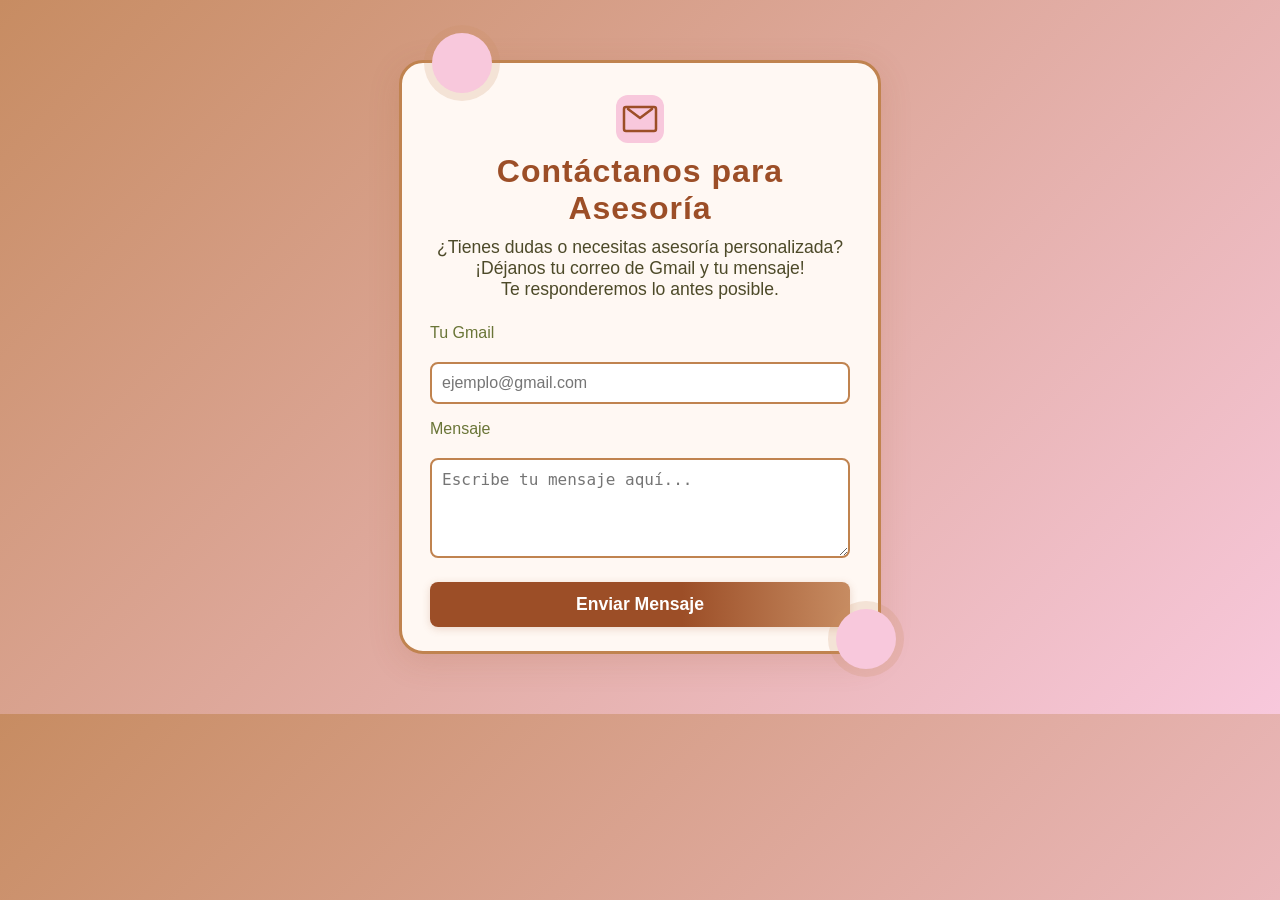
<file: contacto.html>
<!DOCTYPE html>
<html lang="es">
<head>
    <meta charset="UTF-8">
    <meta name="viewport" content="width=device-width, initial-scale=1.0">
    <title>Contacto para Asesoría</title>
    <link rel="stylesheet" href="style.css">
    <style>
        body {
            background: linear-gradient(135deg, #C78C62 0%, #F8C8DC 100%);
            font-family: 'Segoe UI', sans-serif;
            margin: 0;
            padding: 0;
        }
        .contact-container {
            max-width: 420px;
            margin: 60px auto;
            background: #fff8f3;
            border-radius: 24px;
            box-shadow: 0 8px 32px rgba(156, 78, 39, 0.15);
            padding: 32px 28px 24px 28px;
            border: 3px solid #C0834F;
            position: relative;
        }
        .contact-container:before {
            content: "";
            position: absolute;
            top: -30px; left: 30px;
            width: 60px; height: 60px;
            background: #F8C8DC;
            border-radius: 50%;
            z-index: 0;
            box-shadow: 0 0 0 8px #C78C6233;
        }
        .contact-title {
            color: #9C4E27;
            font-size: 2rem;
            font-weight: bold;
            margin-bottom: 10px;
            text-align: center;
            letter-spacing: 1px;
        }
        .contact-desc {
            color: #4D4A29;
            text-align: center;
            margin-bottom: 24px;
            font-size: 1.1rem;
        }
        form {
            display: flex;
            flex-direction: column;
            gap: 16px;
        }
        label {
            color: #6A7537;
            font-weight: 500;
            margin-bottom: 4px;
        }
        input, textarea {
            border: 2px solid #C0834F;
            border-radius: 8px;
            padding: 10px;
            font-size: 1rem;
            background: #fff;
            transition: border 0.2s;
        }
        input:focus, textarea:focus {
            border-color: #9C4E27;
            outline: none;
        }
        button {
            background: linear-gradient(90deg, #9C4E27 60%, #C78C62 100%);
            color: #fff;
            border: none;
            border-radius: 8px;
            padding: 12px 0;
            font-size: 1.1rem;
            font-weight: bold;
            cursor: pointer;
            box-shadow: 0 2px 8px #9C4E2733;
            margin-top: 8px;
            transition: background 0.2s;
        }
        button:hover {
            background: linear-gradient(90deg, #C0834F 60%, #9C4E27 100%);
        }
        .cute-decoration {
            position: absolute;
            right: -18px;
            bottom: -18px;
            width: 60px;
            height: 60px;
            background: #F8C8DC;
            border-radius: 50%;
            box-shadow: 0 0 0 8px #C78C6233;
            z-index: 0;
        }
        .gmail-icon {
            display: block;
            margin: 0 auto 10px auto;
            width: 48px;
            height: 48px;
        }
    </style>
</head>
<body>
    <div class="contact-container">
        <svg class="gmail-icon" viewBox="0 0 48 48"><rect width="48" height="48" rx="12" fill="#F8C8DC"/><path d="M8 14v20a2 2 0 0 0 2 2h28a2 2 0 0 0 2-2V14a2 2 0 0 0-2-2H10a2 2 0 0 0-2 2zm4 0l12 9 12-9" fill="none" stroke="#9C4E27" stroke-width="2.5" stroke-linecap="round" stroke-linejoin="round"/></svg>
        <div class="contact-title">Contáctanos para Asesoría</div>
        <div class="contact-desc">¿Tienes dudas o necesitas asesoría personalizada? ¡Déjanos tu correo de Gmail y tu mensaje!<br>Te responderemos lo antes posible.</div>
        <form action="mailto:tu_gmail@gmail.com" method="POST" enctype="text/plain">
            <label for="email">Tu Gmail</label>
            <input type="email" id="email" name="email" placeholder="ejemplo@gmail.com" required pattern="[a-zA-Z0-9._%+-]+@gmail\.com$">
            <label for="mensaje">Mensaje</label>
            <textarea id="mensaje" name="mensaje" rows="4" placeholder="Escribe tu mensaje aquí..." required></textarea>
            <button type="submit">Enviar Mensaje</button>
        </form>
        <div class="cute-decoration"></div>
    </div>
    <!-- Live Chat (solo prueba..) -->
    <script>
      (function() {
        var w = window;
        var ic = w.Intercom;
        if (typeof ic === "function") {
          ic('reattach_activator');
          ic('update', {});
        } else {
          var d = document;
          var i = function() { i.c(arguments); };
          i.q = [];
          i.c = function(args) { i.q.push(args); };
          w.Intercom = i;
          function l() {
            var s = d.createElement('script');
            s.type = 'text/javascript';
            s.async = true;
            s.src = 'https://widget.intercom.io/widget/demo1234'; // Replace with your Intercom app ID
            var x = d.getElementsByTagName('script')[0];
            x.parentNode.insertBefore(s, x);
          }
          if (document.readyState === 'complete') {
            l();
          } else if (w.attachEvent) {
            w.attachEvent('onload', l);
          } else {
            w.addEventListener('load', l, false);
          }
        }
      })();
    </script>
    <!-- Live Chat Widget End -->
</body>
</html>
</file>
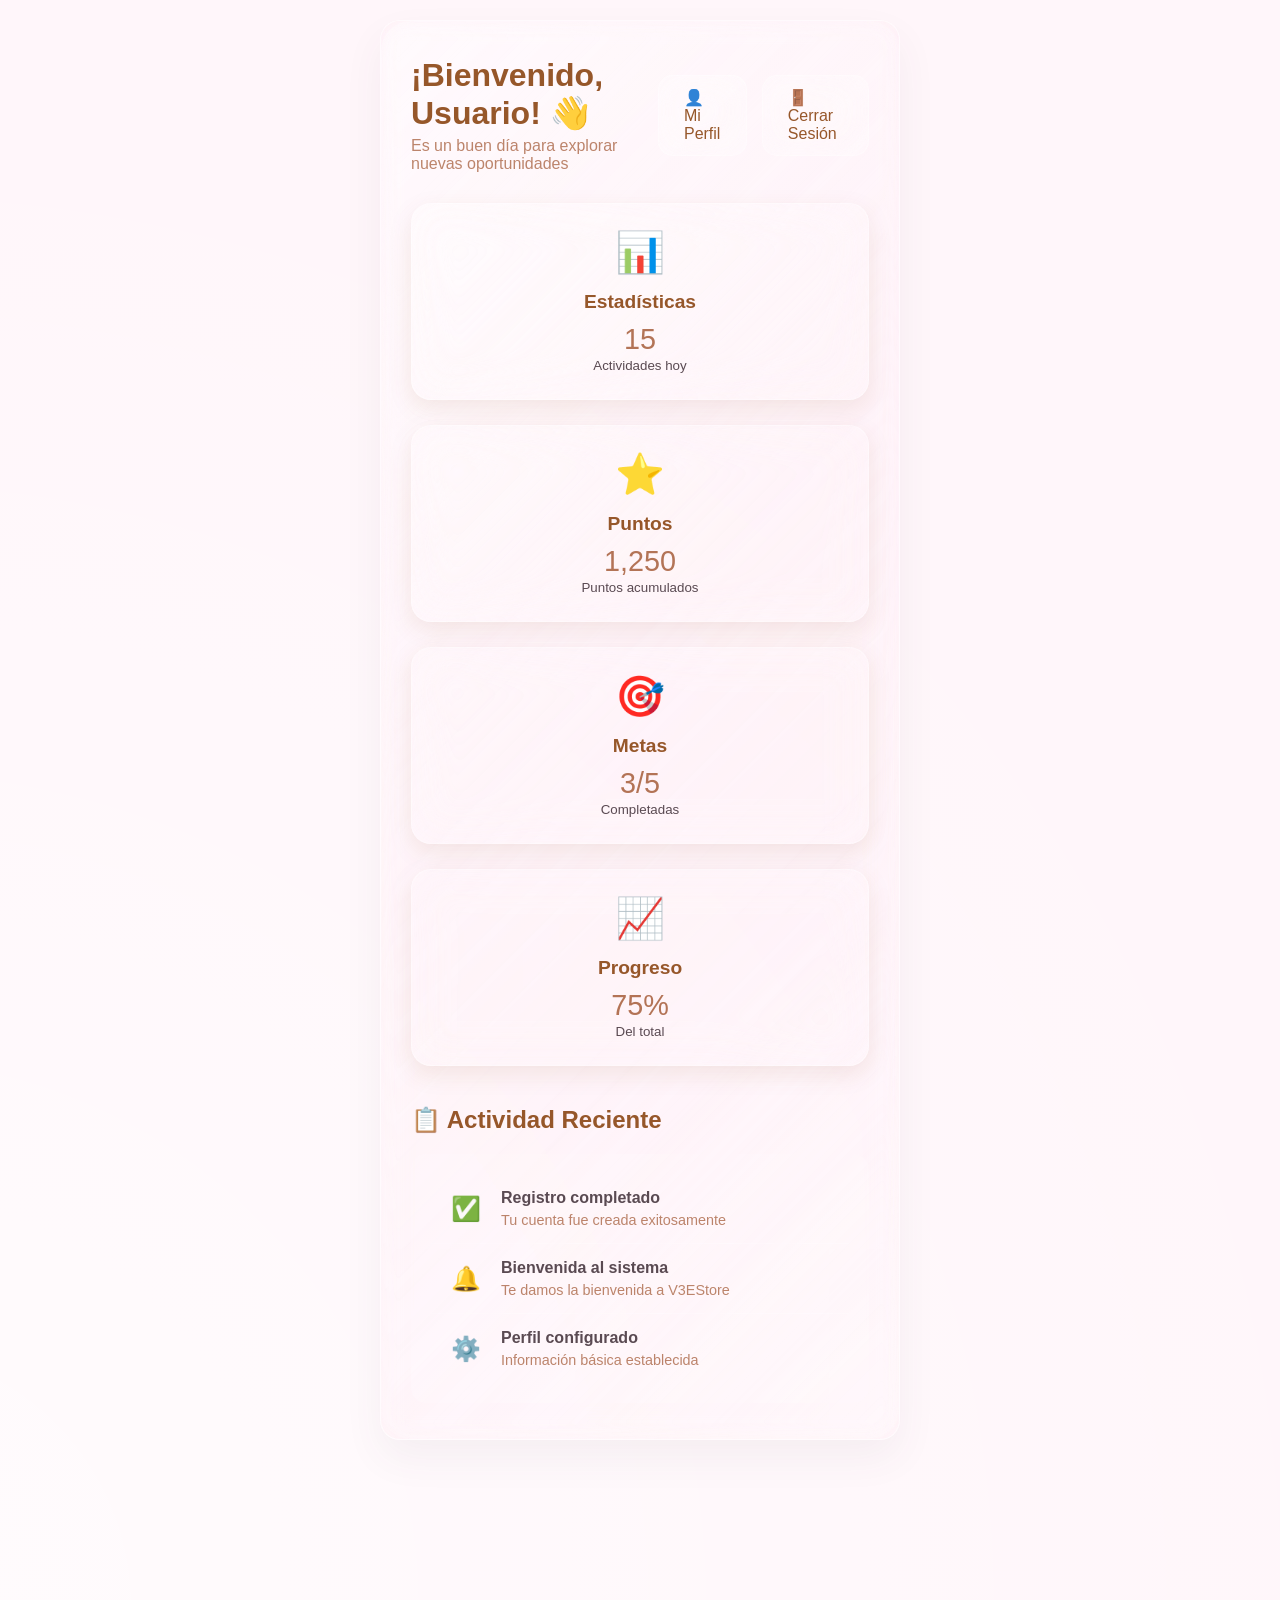
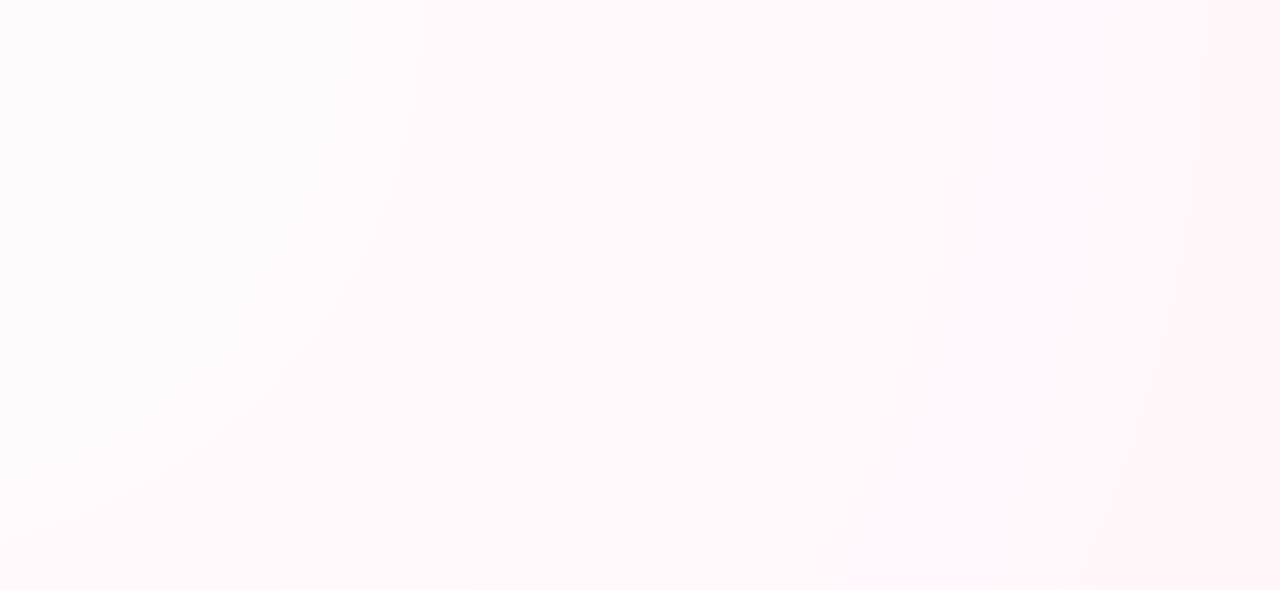
<file: dashboard.html>
<!DOCTYPE html>
<html lang="es">
    
<head>
    <meta charset="UTF-8">
    <meta name="viewport" content="width=device-width, initial-scale=1.0">
    <title>Dashboard - V3EStore</title>
    <link rel="stylesheet" href="registro.css">
    <style>
        .dashboard-grid {
            display: grid;
            grid-template-columns: repeat(auto-fit, minmax(250px, 1fr));
            gap: 25px;
            margin-top: 30px;
        }
        
        .dashboard-card {
            background: rgba(255, 255, 255, 0.15);
            backdrop-filter: blur(20px);
            border: 1px solid rgba(255, 255, 255, 0.3);
            border-radius: 20px;
            padding: 25px;
            text-align: center;
            transition: all 0.4s cubic-bezier(0.34, 1.56, 0.64, 1);
            box-shadow: 0 8px 25px rgba(139, 69, 19, 0.1);
            animation: fadeInUp 0.6s ease-out forwards;
            opacity: 0;
            position: relative;
            overflow: hidden;
        }  
        
        .dashboard-card::before {
            content: '';
            position: absolute;
            top: -50%;
            left: -50%;
            width: 200%;
            height: 200%;
            background: radial-gradient(circle, rgba(255, 255, 255, 0.1) 0%, transparent 70%);
            opacity: 0;
            transition: opacity 0.4s ease;
        }
        
        .dashboard-card:hover::before {
            opacity: 1;
        }
        
        .dashboard-card:nth-child(1) { animation-delay: 0.1s; }
        .dashboard-card:nth-child(2) { animation-delay: 0.2s; }
        .dashboard-card:nth-child(3) { animation-delay: 0.3s; }
        .dashboard-card:nth-child(4) { animation-delay: 0.4s; }
        
        .dashboard-card:hover {
            transform: translateY(-8px) scale(1.02);
            box-shadow: 0 20px 40px rgba(139, 69, 19, 0.2);
        }
        
        .card-icon {
            font-size: 2.5em;
            margin-bottom: 15px;
            animation: float 3s ease-in-out infinite;
            display: inline-block;
        }
        
        .dashboard-card:hover .card-icon {
            animation: rotateIcon 0.6s ease-out;
        }
        
        .card-title {
            color: rgba(139, 69, 19, 0.9);
            font-size: 1.2em;
            margin-bottom: 10px;
            font-weight: 600;
        }
        
        .card-value {
            color: rgba(160, 82, 45, 0.8);
            font-size: 1.8em;
            font-weight: 300;
            animation: countUp 0.8s ease-out;
        }
        
        .nav-header {
            display: flex;
            justify-content: space-between;
            align-items: center;
            margin-bottom: 30px;
            animation: slideInDown 0.6s ease-out;
        }
        
        .user-welcome h1 {
            color: rgba(139, 69, 19, 0.9);
            margin-bottom: 5px;
        }
        
        .user-welcome p {
            color: rgba(160, 82, 45, 0.7);
        }
        
        .nav-buttons {
            display: flex;
            gap: 15px;
        }
        
        .nav-btn {
            padding: 12px 25px;
            background: rgba(255, 255, 255, 0.2);
            backdrop-filter: blur(15px);
            border: 1px solid rgba(255, 255, 255, 0.3);
            border-radius: 15px;
            color: rgba(139, 69, 19, 0.9);
            text-decoration: none;
            transition: all 0.3s ease;
            font-weight: 500;
            position: relative;
            overflow: hidden;
        }
        
        .nav-btn::after {
            content: '';
            position: absolute;
            top: 50%;
            left: 50%;
            width: 0;
            height: 0;
            background: rgba(255, 255, 255, 0.2);
            border-radius: 50%;
            transform: translate(-50%, -50%);
            transition: width 0.6s, height 0.6s;
        }
        
        .nav-btn:hover::after {
            width: 300px;
            height: 300px;
        }
        
        .nav-btn:hover {
            background: rgba(255, 255, 255, 0.3);
            transform: translateY(-3px);
        }
        
        .recent-activity {
            margin-top: 40px;
            animation: fadeInUp 0.8s ease-out 0.5s both;
        }
        
        .activity-list {
            background: rgba(255, 255, 255, 0.1);
            backdrop-filter: blur(15px);
            border-radius: 15px;
            padding: 20px;
            margin-top: 15px;
        }
        
        .activity-item {
            display: flex;
            align-items: center;
            padding: 15px;
            border-bottom: 1px solid rgba(255, 255, 255, 0.2);
            animation: slideInLeft 0.6s ease-out forwards;
            opacity: 0;
        }
        
        .activity-item:nth-child(1) { animation-delay: 0.6s; }
        .activity-item:nth-child(2) { animation-delay: 0.7s; }
        .activity-item:nth-child(3) { animation-delay: 0.8s; }
        
        .activity-item:last-child {
            border-bottom: none;
        }
        
        .activity-icon {
            font-size: 1.5em;
            margin-right: 15px;
            width: 40px;
            text-align: center;
            display: inline-block;
            animation: bounce 2s ease-in-out infinite;
        }
        
        .activity-item:nth-child(1) .activity-icon { animation-delay: 0s; }
        .activity-item:nth-child(2) .activity-icon { animation-delay: 0.2s; }
        .activity-item:nth-child(3) .activity-icon { animation-delay: 0.4s; }
        
        @keyframes fadeInUp {
            from {
                opacity: 0;
                transform: translateY(20px);
            }
            to {
                opacity: 1;
                transform: translateY(0);
            }
        }
        
        @keyframes slideInDown {
            from {
                opacity: 0;
                transform: translateY(-20px);
            }
            to {
                opacity: 1;
                transform: translateY(0);
            }
        }
        
        @keyframes slideInLeft {
            from {
                opacity: 0;
                transform: translateX(-20px);
            }
            to {
                opacity: 1;
                transform: translateX(0);
            }
        }
        
        @keyframes float {
            0%, 100% {
                transform: translateY(0px);
            }
            50% {
                transform: translateY(-10px);
            }
        }
        
        @keyframes rotateIcon {
            from {
                transform: rotate(0deg) scale(1);
            }
            to {
                transform: rotate(360deg) scale(1.1);
            }
        }
        
        @keyframes countUp {
            from {
                opacity: 0;
                transform: scale(0.5);
            }
            to {
                opacity: 1;
                transform: scale(1);
            }
        }
        
        @keyframes bounce {
            0%, 100% {
                transform: translateY(0);
            }
            50% {
                transform: translateY(-5px);
            }
        }
    </style>
</head>
<body>
    <div class="glass-container">
        <div class="nav-header">
            <div class="user-welcome">
                <h1>¡Bienvenido, <span id="userName">Usuario</span>! 👋</h1>
                <p>Es un buen día para explorar nuevas oportunidades</p>
            </div>
            <div class="nav-buttons">
                <a href="perfil.html" class="nav-btn">👤 Mi Perfil</a>
                <a href="registro.html" class="nav-btn">🚪 Cerrar Sesión</a>
            </div>
        </div>

        <div class="dashboard-grid">
            <div class="dashboard-card">
                <div class="card-icon">📊</div>
                <div class="card-title">Estadísticas</div>
                <div class="card-value">15</div>
                <small>Actividades hoy</small>
            </div>
            
            <div class="dashboard-card">
                <div class="card-icon">⭐</div>
                <div class="card-title">Puntos</div>
                <div class="card-value">1,250</div>
                <small>Puntos acumulados</small>
            </div>
            
            <div class="dashboard-card">
                <div class="card-icon">🎯</div>
                <div class="card-title">Metas</div>
                <div class="card-value">3/5</div>
                <small>Completadas</small>
            </div>
            
            <div class="dashboard-card">
                <div class="card-icon">📈</div>
                <div class="card-title">Progreso</div>
                <div class="card-value">75%</div>
                <small>Del total</small>
            </div>
        </div>

        <div class="recent-activity">
            <h2 style="color: rgba(139, 69, 19, 0.9); margin-bottom: 20px;">📋 Actividad Reciente</h2>
            <div class="activity-list">
                <div class="activity-item">
                    <div class="activity-icon">✅</div>
                    <div>
                        <strong>Registro completado</strong>
                        <p style="color: rgba(160, 82, 45, 0.7); margin: 5px 0 0 0; font-size: 0.9em;">
                            Tu cuenta fue creada exitosamente
                        </p>
                    </div>
                </div>
                <div class="activity-item">
                    <div class="activity-icon">🔔</div>
                    <div>
                        <strong>Bienvenida al sistema</strong>
                        <p style="color: rgba(160, 82, 45, 0.7); margin: 5px 0 0 0; font-size: 0.9em;">
                            Te damos la bienvenida a V3EStore
                        </p>
                    </div>
                </div>
                <div class="activity-item">
                    <div class="activity-icon">⚙️</div>
                    <div>
                        <strong>Perfil configurado</strong>
                        <p style="color: rgba(160, 82, 45, 0.7); margin: 5px 0 0 0; font-size: 0.9em;">
                            Información básica establecida
                        </p>
                    </div>
                </div>
            </div>
        </div>
    </div>

    <script>
      
        document.addEventListener('DOMContentLoaded', function() {
            const userName = localStorage.getItem('userName') || 'Usuario';
            document.getElementById('userName').textContent = userName;
        });
    </script>
</body>
</html>
</file>
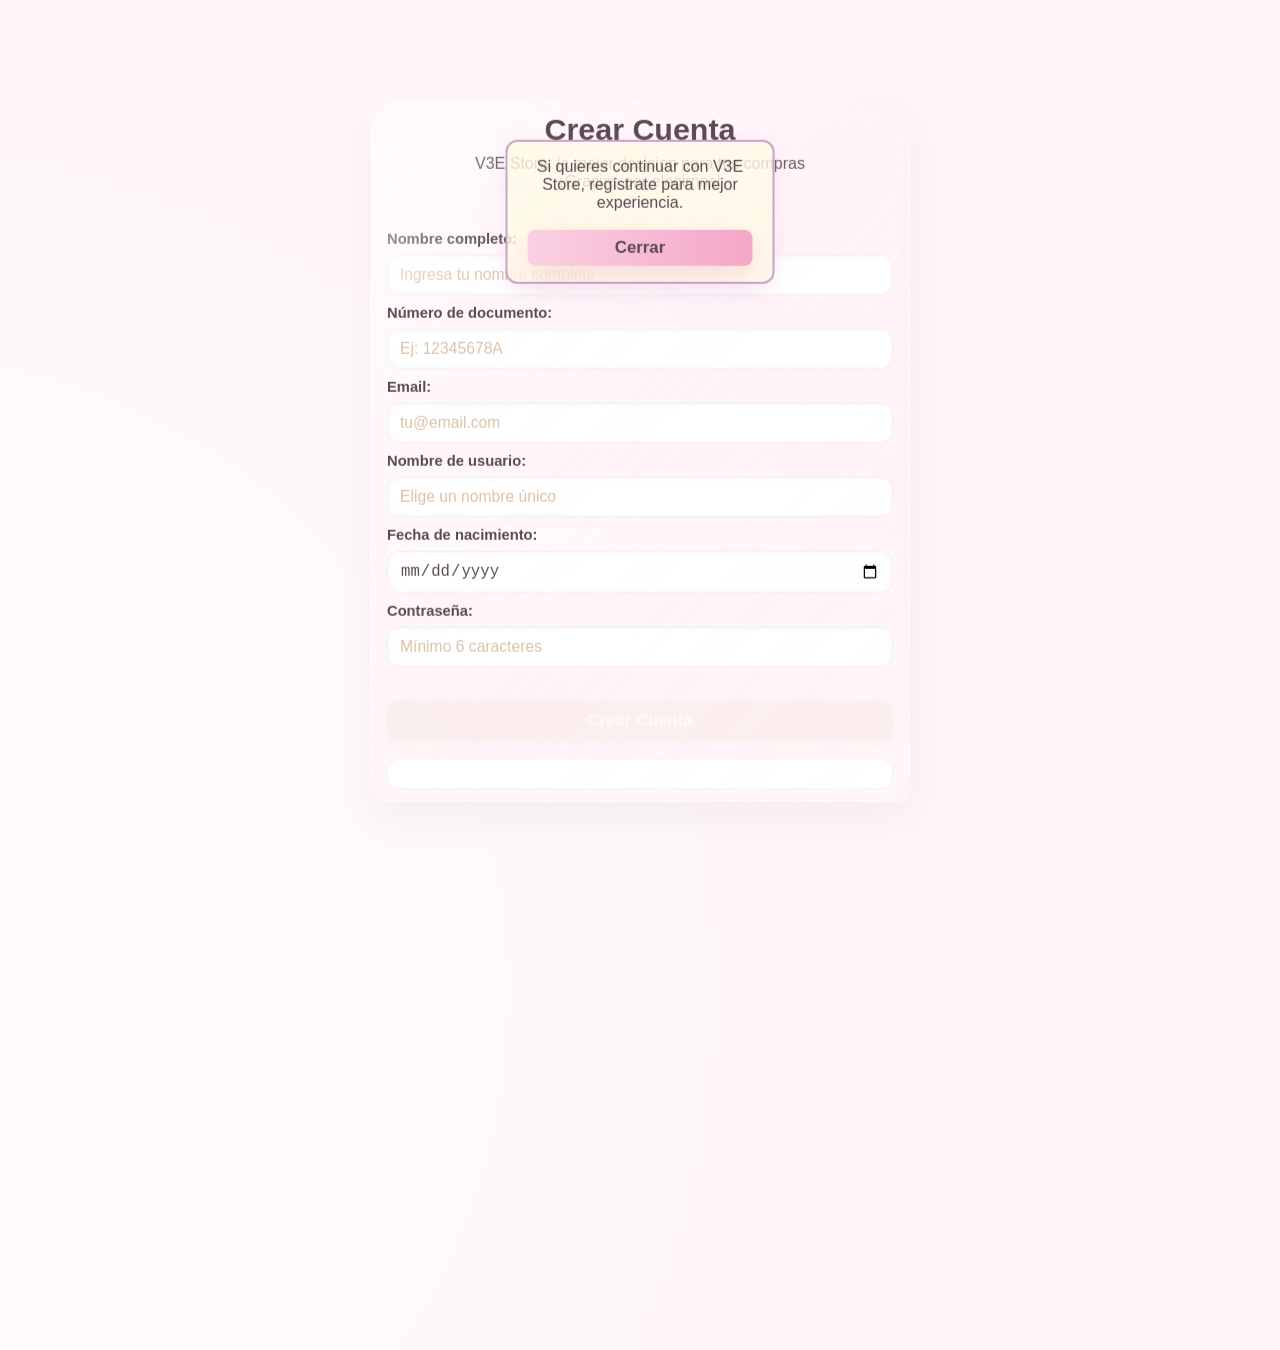
<file: indexregistro.html>
<!DOCTYPE html>
<html>
<head>
    <meta http-equiv="refresh" content="0; url=registro.html">
    <title>Redirigiendo...</title>
</head>
<body>
    <p>Redirigiendo al registro... <a href="registro.html">Click aquí si no redirige</a></p>
</body>
</html>
</file>
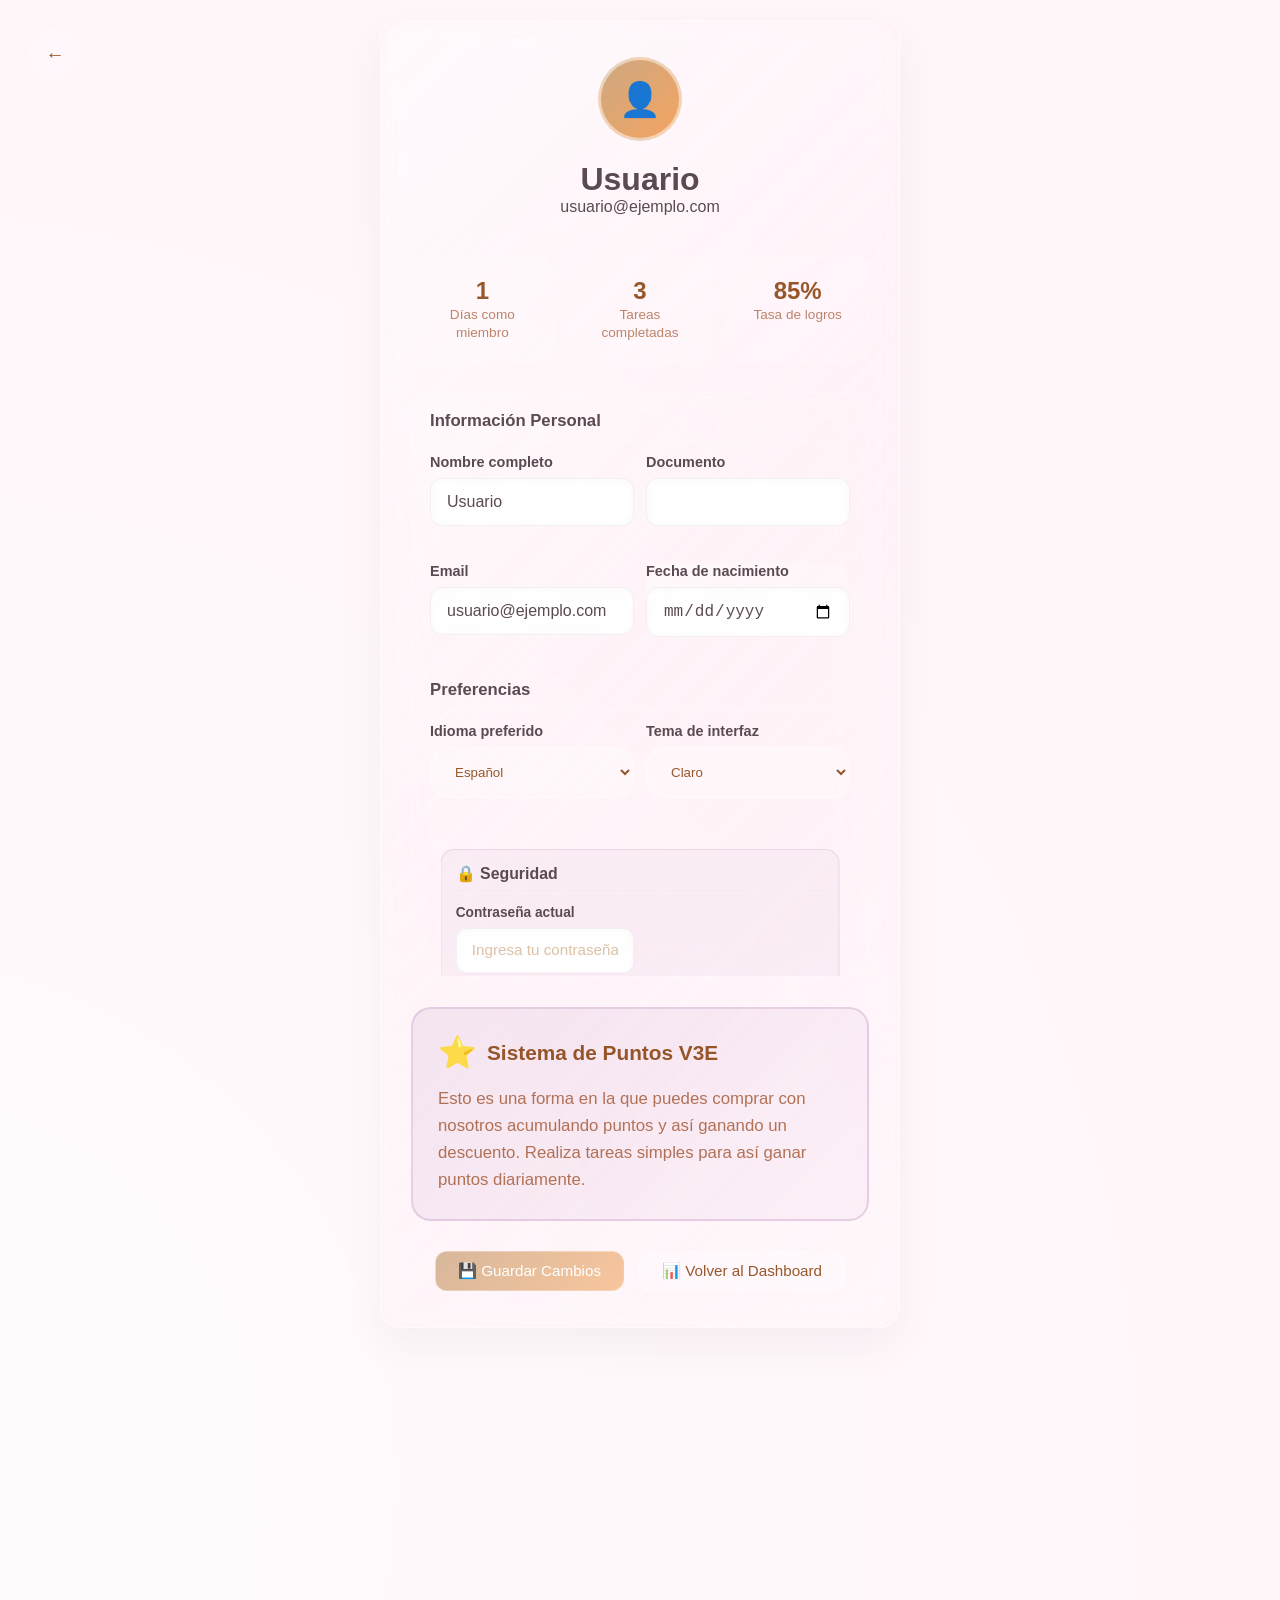
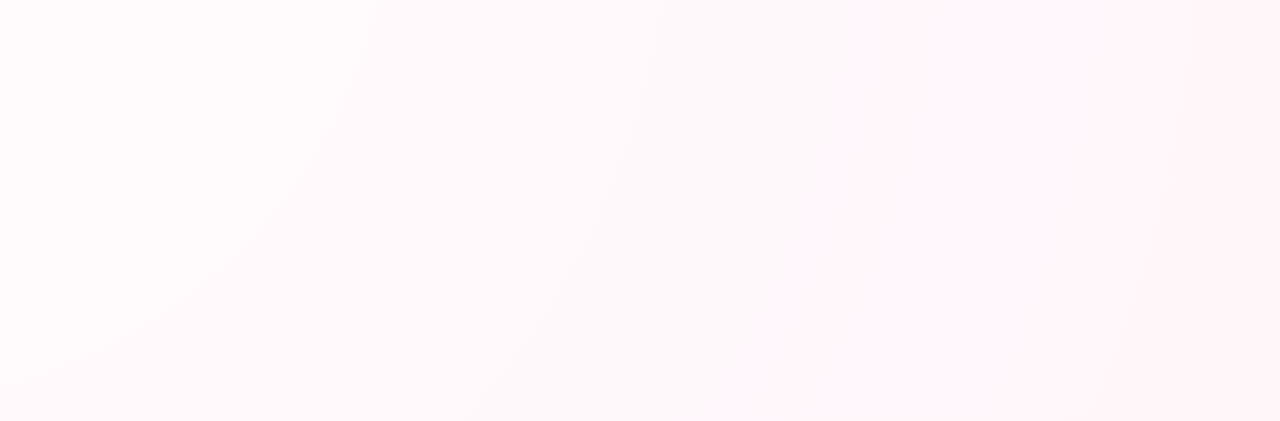
<file: perfil.html>
<!DOCTYPE html>
<html lang="es">
<head>
    <meta charset="UTF-8">
    <meta name="viewport" content="width=device-width, initial-scale=1.0">
    <title>Mi Perfil - V3EStore</title>
    <link rel="stylesheet" href="registro.css">
    <style>
        .back-btn {
            position: absolute;
            top: 30px;
            left: 30px;
            background: rgba(255, 255, 255, 0.2);
            backdrop-filter: blur(15px);
            border: 1px solid rgba(255, 255, 255, 0.3);
            border-radius: 50%;
            width: 50px;
            height: 50px;
            display: flex;
            align-items: center;
            justify-content: center;
            text-decoration: none;
            color: rgba(139, 69, 19, 0.9);
            font-size: 1.2em;
            transition: all 0.3s ease;
            animation: slideInLeft 0.6s ease-out;
        }
        
        .back-btn:hover {
            transform: translateX(-5px);
            background: rgba(255, 255, 255, 0.3);
        }
        
        .profile-header {
            text-align: center;
            margin-bottom: 40px;
            animation: fadeInDown 0.6s ease-out;
        }
        
        .profile-avatar {
            width: 84px; /* reducido */
            height: 84px; /* reducido */
            background: linear-gradient(135deg, #CDA882, #F4A460);
            border-radius: 50%;
            margin: 0 auto 20px;
            display: flex;
            align-items: center;
            justify-content: center;
            font-size: 2.1em;
            color: white;
            border: 3px solid rgba(255, 255, 255, 0.5);
            animation: scaleIn 0.6s cubic-bezier(0.34, 1.56, 0.64, 1);
            transition: all 0.3s ease;
        }
        
        .profile-avatar:hover {
            transform: scale(1.1) rotate(5deg);
            box-shadow: 0 10px 30px rgba(205, 168, 130, 0.4);
        }
        
        .profile-stats {
            display: grid;
            grid-template-columns: repeat(3, 1fr);
            gap: 15px;
            margin-bottom: 30px;
            animation: fadeInUp 0.6s ease-out 0.2s both;
        }
        
        .stat-card {
            background: rgba(255, 255, 255, 0.1);
            backdrop-filter: blur(15px);
            border: 1px solid rgba(255, 255, 255, 0.2);
            border-radius: 15px;
            padding: 20px;
            text-align: center;
            transition: all 0.3s ease;
            animation: slideInUp 0.6s ease-out forwards;
            opacity: 0;
        }
        
        .stat-card:nth-child(1) { animation-delay: 0.3s; }
        .stat-card:nth-child(2) { animation-delay: 0.4s; }
        .stat-card:nth-child(3) { animation-delay: 0.5s; }
        
        .stat-card:hover {
            transform: translateY(-5px);
            box-shadow: 0 8px 20px rgba(139, 69, 19, 0.15);
        }
        
        .stat-number {
            font-size: 1.5em;
            font-weight: 600;
            color: rgba(139, 69, 19, 0.9);
            display: block;
        }
        
        .stat-label {
            font-size: 0.85em;
            color: rgba(160, 82, 45, 0.7);
            margin-top: 5px;
        }
        
        .profile-form {
            background: rgba(255, 255, 255, 0.1);
            backdrop-filter: blur(15px);
            border: 1px solid rgba(255, 255, 255, 0.2);
            border-radius: 16px;
            padding: 18px;           /* reducido (antes 30px) */
            margin-top: 14px;        /* ligeramente más arriba */
            animation: fadeInUp 0.8s ease-out 0.3s both;
            max-width: 820px;        /* ancho máximo menor */
            margin-left: auto;
            margin-right: auto;
            max-height: 65vh;
            overflow-y: auto;
            font-size: 0.95rem;     
        }
        
        .form-section {
            margin-bottom: 18px;     
        }
        
        .form-section h3 {
            font-size: 1.05em;       
            margin-bottom: 12px;
            border-bottom: 1px solid rgba(255, 255, 255, 0.3);
            padding-bottom: 10px;
            animation: slideInLeft 0.6s ease-out;
            font-size: 1.1em;
        }
        
        .form-row {
            display: grid;
            grid-template-columns: 1fr 1fr;
            gap: 12px;               
            margin-bottom: 12px;
        }
        
        .form-group {
            animation: slideInUp 0.6s ease-out forwards;
            opacity: 0;
        }
        
        .form-section:nth-child(1) .form-group:nth-child(1) { animation-delay: 0.4s; }
        .form-section:nth-child(1) .form-group:nth-child(2) { animation-delay: 0.5s; }
        .form-section:nth-child(2) .form-group:nth-child(1) { animation-delay: 0.6s; }
        .form-section:nth-child(2) .form-group:nth-child(2) { animation-delay: 0.7s; }
        .form-section:nth-child(3) .form-group { animation-delay: 0.75s; }
        
        .form-section:nth-child(3) {
            background: rgba(200, 162, 200, 0.1);
            border: 1px solid rgba(200, 162, 200, 0.3);
            border-radius: 15px;
            padding: 15px;
            margin-bottom: 20px;
            transform: scale(0.95);
        }
        
        .form-section:nth-child(3) .form-row {
            grid-template-columns: 1fr 1fr;
            gap: 12px;
            margin-bottom: 0;
        }
        
        
        .form-section:nth-child(3) .form-row {
           
            grid-template-columns: 1fr 1fr;
            gap: 12px;
        }
        
        
        .confirm-with-btn .confirm-row {
            display: flex;
            gap: 10px;
            align-items: center;
        }
        
        
        .confirm-with-btn .confirm-row input {
            flex: 1;
            padding: 10px 12px;
            border-radius: 10px;
            font-size: 0.95em;
        }
        
       
        .security-btn-continue.inline {
            padding: 10px 14px;
            border-radius: 10px;
            font-size: 0.95em;
            min-width: 120px;
            white-space: nowrap;
            display: inline-flex;
            align-items: center;
            justify-content: center;
        }
        
       
        @media (max-width: 520px) {
            .form-section:nth-child(3) .form-row {
                grid-template-columns: 1fr;
            }
            .confirm-with-btn .confirm-row {
                flex-direction: column;
                align-items: stretch;
            }
            .security-btn-continue.inline {
                min-width: auto;
                width: 100%;
            }
        }
        
        @media (max-width: 768px) {
            .form-row {
                grid-template-columns: 1fr;
            }
            .form-section:nth-child(3) {
                transform: scale(1);
            }
            .profile-form {
                padding: 14px;
                max-width: calc(100% - 32px);
            }
            .profile-avatar {
                width: 72px;
                height: 72px;
                font-size: 1.9em;
            }
        }
        
        .profile-actions {
            display: flex;
            gap: 15px;
            justify-content: center;
            margin-top: 30px;
            animation: fadeInUp 0.8s ease-out 0.6s both;
        }
        
        .action-btn {
            padding: 10px 22px;      
            border: none;
            border-radius: 12px;
            font-weight: 500;
            cursor: pointer;
            transition: all 0.3s ease;
            text-decoration: none;
            text-align: center;
            position: relative;
            overflow: hidden;
            font-size: 0.95em;
        }
        
        .action-btn::before {
            content: '';
            position: absolute;
            top: 50%;
            left: 50%;
            width: 0;
            height: 0;
            background: rgba(255, 255, 255, 0.3);
            border-radius: 50%;
            transform: translate(-50%, -50%);
            transition: width 0.6s, height 0.6s;
            z-index: -1;
        }
        
        .action-btn:hover::before {
            width: 300px;
            height: 300px;
        }
        
        .btn-primary {
            background: linear-gradient(135deg, rgba(205, 168, 130, 0.8), rgba(244, 164, 96, 0.6));
            color: white;
            border: 1px solid rgba(255, 255, 255, 0.3);
        }
        
        .btn-secondary {
            background: rgba(255, 255, 255, 0.2);
            color: rgba(139, 69, 19, 0.9);
            border: 1px solid rgba(255, 255, 255, 0.3);
        }
        
        .action-btn:hover {
            transform: translateY(-3px);
            box-shadow: 0 10px 25px rgba(139, 69, 19, 0.2);
        }
        
        .points-info {
            background: linear-gradient(135deg, rgba(200, 162, 200, 0.2), rgba(232, 180, 232, 0.1));
            border: 2px solid rgba(200, 162, 200, 0.4);
            border-radius: 20px;
            padding: 25px;
            margin-top: 30px;
            animation: slideInUp 0.8s ease-out 0.7s both;
        }
        
        .points-info h3 {
            color: rgba(139, 69, 19, 0.9);
            margin-bottom: 15px;
            font-size: 1.3em;
            display: flex;
            align-items: center;
            gap: 10px;
        }
        
        .points-info p {
            color: rgba(160, 82, 45, 0.8);
            line-height: 1.6;
            font-size: 1.05em;
            margin: 0;
        }
        
        .points-icon {
            font-size: 1.5em;
            animation: float 3s ease-in-out infinite;
        }
        
        @keyframes slideInUp {
            from {
                opacity: 0;
                transform: translateY(20px);
            }
            to {
                opacity: 1;
                transform: translateY(0);
            }
        }
        
        @keyframes slideInLeft {
            from {
                opacity: 0;
                transform: translateX(-20px);
            }
            to {
                opacity: 1;
                transform: translateX(0);
            }
        }
        
        @keyframes fadeInDown {
            from {
                opacity: 0;
                transform: translateY(-20px);
            }
            to {
                opacity: 1;
                transform: translateY(0);
            }
        }
        
        @keyframes fadeInUp {
            from {
                opacity: 0;
                transform: translateY(20px);
            }
            to {
                opacity: 1;
                transform: translateY(0);
            }
        }
        
        @keyframes scaleIn {
            from {
                opacity: 0;
                transform: scale(0.5);
            }
            to {
                opacity: 1;
                transform: scale(1);
            }
        }
        
        .security-buttons {
            display: flex;
            gap: 10px;
            justify-content: flex-end;
            margin-top: 15px;
        }
        
        .security-btn {
            padding: 10px 20px;
            border: none;
            border-radius: 12px;
            font-weight: 500;
            cursor: pointer;
            transition: all 0.3s ease;
            font-size: 0.95em;
        }
        
        .security-btn-cancel {
            background: rgba(255, 255, 255, 0.2);
            color: rgba(139, 69, 19, 0.9);
            border: 1px solid rgba(255, 255, 255, 0.3);
        }
        
        .security-btn-cancel:hover {
            background: rgba(255, 255, 255, 0.3);
            transform: translateY(-1px);
        }
        
        .security-btn-continue {
            background: linear-gradient(135deg, rgba(200, 162, 200, 0.7), rgba(232, 180, 232, 0.5));
            color: white;
            border: 1px solid rgba(255, 255, 255, 0.3);
        }
        
        .security-btn-continue:hover {
            background: linear-gradient(135deg, rgba(200, 162, 200, 0.9), rgba(232, 180, 232, 0.7));
            transform: translateY(-2px);
            box-shadow: 0 6px 15px rgba(200, 162, 200, 0.3);
        }
        
        .security-btn-continue:active {
            transform: translateY(-1px);
        }
    </style>
</head>
<body>
    <a href="dashboard.html" class="back-btn">←</a>
    
    <div class="glass-container">
        <div class="profile-header">
            <div class="profile-avatar">👤</div>
            <h1 id="profileName">Usuario</h1>
            <p id="profileEmail">usuario@ejemplo.com</p>
        </div>

        <div class="profile-stats">
            <div class="stat-card">
                <span class="stat-number" id="memberDays">1</span>
                <span class="stat-label">Días como miembro</span>
            </div>
            <div class="stat-card">
                <span class="stat-number" id="completedTasks">3</span>
                <span class="stat-label">Tareas completadas</span>
            </div>
            <div class="stat-card">
                <span class="stat-number" id="achievementRate">85%</span>
                <span class="stat-label">Tasa de logros</span>
            </div>
        </div>

        <div class="profile-form">
            <div class="form-section">
                <h3>Información Personal</h3>
                <div class="form-row">
                    <div class="form-group">
                        <label for="profileNombre">Nombre completo</label>
                        <input type="text" id="profileNombre" value="Usuario">
                    </div>
                    <div class="form-group">
                        <label for="profileDocumento">Documento</label>
                        <input type="text" id="profileDocumento" value="">
                    </div>
                </div>
                <div class="form-row">
                    <div class="form-group">
                        <label for="profileEmail">Email</label>
                        <input type="email" id="profileEmail" value="usuario@ejemplo.com">
                    </div>
                    <div class="form-group">
                        <label for="profileNacimiento">Fecha de nacimiento</label>
                        <input type="date" id="profileNacimiento" value="">
                    </div>
                </div>
            </div>

            <div class="form-section">
                <h3>Preferencias</h3>
                <div class="form-row">
                    <div class="form-group">
                        <label for="profileIdioma">Idioma preferido</label>
                        <select id="profileIdioma" style="width: 100%; padding: 16px 20px; background: rgba(255, 255, 255, 0.25); backdrop-filter: blur(15px); border: 1px solid rgba(255, 255, 255, 0.4); border-radius: 18px; color: rgba(139, 69, 19, 0.9);">
                            <option>Español</option>
                            <option>English</option>
                            <option>Português</option>
                        </select>
                    </div>
                    <div class="form-group">
                        <label for="profileTema">Tema de interfaz</label>
                        <select id="profileTema" style="width: 100%; padding: 16px 20px; background: rgba(255, 255, 255, 0.25); backdrop-filter: blur(15px); border: 1px solid rgba(255, 255, 255, 0.4); border-radius: 18px; color: rgba(139, 69, 19, 0.9);">
                            <option>Claro</option>
                            <option>Oscuro</option>
                            <option>Automático</option>
                        </select>
                    </div>
                </div>
            </div>

            <div class="form-section">
                <h3>🔒 Seguridad</h3>
                <div class="form-row">
                    <div class="form-group">
                        <label for="currentPassword">Contraseña actual</label>
                        <input type="password" id="currentPassword" placeholder="Ingresa tu contraseña actual">
                    </div>
                </div>
                <div class="form-row">
                    <div class="form-group">
                        <label for="newPassword">Nueva contraseña</label>
                        <input type="password" id="newPassword" placeholder="Nueva contraseña">
                    </div>

                    <!-- Confirmar + botón inline -->
                    <div class="form-group confirm-with-btn">
                        <label for="confirmPassword">Confirmar nueva contraseña</label>
                        <div class="confirm-row">
                            <input type="password" id="confirmPassword" placeholder="Repite la nueva contraseña">
                            <button class="security-btn security-btn-continue inline" onclick="continuarProductos()">Continuar →</button>
                        </div>
                    </div>
                </div>

                <!-- se puede mantener cancelar, si quieres mostrarlo elimina o reubica -->
                <div class="security-buttons" style="margin-top:10px;">
                    <button class="security-btn security-btn-cancel" onclick="limpiarSeguridad()">✕ Cancelar</button>
                    <!-- botón "Continuar" principal ahora está inline; este botón queda opcional -->
                </div>
            </div>
        </div>

        <div class="points-info">
            <h3><span class="points-icon">⭐</span> Sistema de Puntos V3E</h3>
            <p>Esto es una forma en la que puedes comprar con nosotros acumulando puntos y así ganando un descuento. Realiza tareas simples para así ganar puntos diariamente.</p>
        </div>

        <div class="profile-actions">
            <button class="action-btn btn-primary" onclick="guardarCambios()">💾 Guardar Cambios</button>
            <a href="dashboard.html" class="action-btn btn-secondary">📊 Volver al Dashboard</a>
        </div>
    </div>

    <script>
        document.addEventListener('DOMContentLoaded', function() {
            const userData = {
                nombre: localStorage.getItem('userName') || 'Usuario',
                email: localStorage.getItem('userEmail') || 'usuario@ejemplo.com',
                documento: '',
                nacimiento: ''
            };

            document.getElementById('profileName').textContent = userData.nombre;
            document.getElementById('profileEmail').textContent = userData.email;
            document.getElementById('profileNombre').value = userData.nombre;
            document.getElementById('profileEmail').value = userData.email;
            document.getElementById('profileDocumento').value = userData.documento;
            document.getElementById('profileNacimiento').value = userData.nacimiento;
        });

        function guardarCambios() {
            const nuevoNombre = document.getElementById('profileNombre').value;
            const nuevoEmail = document.getElementById('profileEmail').value;
            
            localStorage.setItem('userName', nuevoNombre);
            localStorage.setItem('userEmail', nuevoEmail);
            
            alert('Cambios guardados exitosamente');
            
            document.getElementById('profileName').textContent = nuevoNombre;
            document.getElementById('profileEmail').textContent = nuevoEmail;
        }

        function limpiarSeguridad() {
            document.getElementById('currentPassword').value = '';
            document.getElementById('newPassword').value = '';
            document.getElementById('confirmPassword').value = '';
        }

        function continuarProductos() {
            window.location.href = 'productos.html';
        }
    </script>
</body>
</html>
</file>
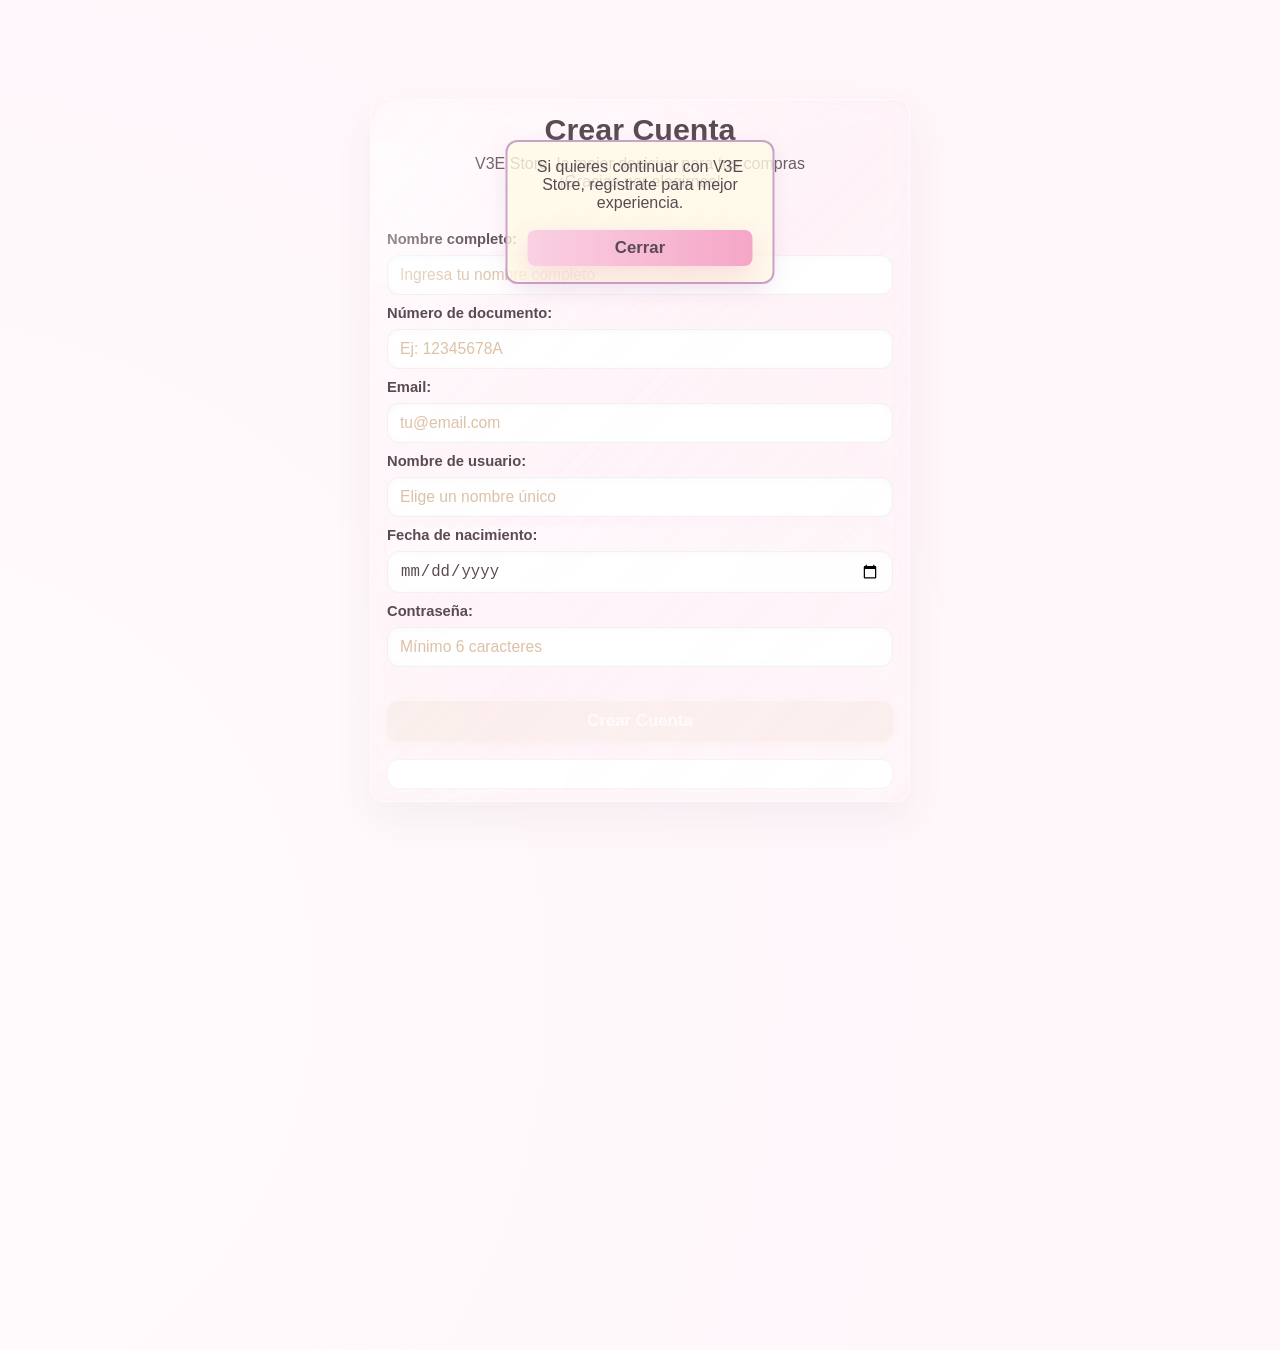
<file: registro.html>
<!DOCTYPE html>
<html lang="es">
<head>
    <meta charset="UTF-8">
    <meta name="viewport" content="width=device-width, initial-scale=1.0">
    <title>V3EStore</title>
    <link rel="stylesheet" href="registro.css">
    <style>
  
    .submit-btn.disabled { opacity: 0.5; cursor: not-allowed; }
    .glass-container.small {
        width: 92%;
        max-width: 540px; 
        padding: 12px 16px; 
        margin: 18px auto;
        border-radius: 14px;
    }

    .form-group { margin-bottom: 10px; }
    label { font-size: 0.92rem; }
    input { padding: 10px 12px; font-size: 0.98rem; }

   
    .submit-btn { padding: 10px 12px; border-radius: 10px; font-weight:700; }
    .submit-btn.enabled { background: linear-gradient(90deg,#ffa3d1 0%, #d16099 100%); color:#fff; box-shadow:0 12px 30px rgba(216,27,120,0.14); }

    @keyframes btn-jump { 0% { transform: translateY(0); } 50% { transform: translateY(-6px); } 100% { transform: translateY(0); } }
    .submit-btn:hover { animation: btn-jump 0.34s ease forwards; }
    .submit-btn:active { transform: translateY(-2px) scale(0.998); }
    </style>
</head>
<body>
    <div class="glass-container small">
        <div class="header">
            <h1>Crear Cuenta</h1>
            <p>V3E Store, la mejor decision para tus compras</p>
            <p>¡Gracias por elegirnos!</p>
        </div>
        
        <form id="registroForm">
            <div class="form-group">
                <label for="nombre">Nombre completo:</label>
                <input type="text" id="nombre" name="nombre" required placeholder="Ingresa tu nombre completo">
            </div>

            <div class="form-group">
                <label for="documento">Número de documento:</label>
                <input type="text" id="documento" name="documento" required placeholder="Ej: 12345678A">
            </div>

            <div class="form-group">
                <label for="email">Email:</label>
                <input type="email" id="email" name="email" required placeholder="tu@email.com">
            </div>

            <div class="form-group">
                <label for="usuario">Nombre de usuario:</label>
                <input type="text" id="usuario" name="usuario" required placeholder="Elige un nombre único">
            </div>

            <div class="form-group">
                <label for="fecha_nacimiento">Fecha de nacimiento:</label>
                <input type="date" id="fecha_nacimiento" name="fecha_nacimiento" required>
            </div>

            <div class="form-group">
                <label for="password">Contraseña:</label>
                <input type="password" id="password" name="password" required placeholder="Mínimo 6 caracteres">
            </div>

            <div class="form-group">
                <label>&nbsp;</label>
                <button type="submit" id="crearCuentaBtn" class="submit-btn disabled" disabled>Crear Cuenta</button>
            </div>
        </form>

        <div id="mensaje"></div>
        <div id="ventanaRegistro" style="display:none; position:fixed; top:40px; left:50%; transform:translateX(-50%); background:#fffbe6cc; border:2px solid #C8A2C8; border-radius:12px; box-shadow:0 6px 20px rgba(200,162,200,0.2); padding:16px 20px; min-width:240px; max-width:320px; z-index:2000; color:#5A4A52; font-size:1rem; text-align:center;">
            Si quieres continuar con V3E Store, regístrate para mejor experiencia.
            <br><br>
            <button id="cerrarVentanaBtn" class="submit-btn" style="background:linear-gradient(90deg,#FAD1E3 0%, #F5A6C6 100%); color:#5A4A52; padding:8px 16px; border-radius:8px;">Cerrar</button>
        </div>
    </div>
    <script src="registro.js"></script>
    <script>
    document.addEventListener('DOMContentLoaded', function() {
        var ventana = document.getElementById('ventanaRegistro');
        if (ventana) ventana.style.display = 'block';

        var form = document.getElementById('registroForm');
        var crearCuentaBtn = document.getElementById('crearCuentaBtn');
        var cerrarBtn = document.getElementById('cerrarVentanaBtn');
        var inputs = form ? Array.from(form.querySelectorAll('input[required]')) : [];

        function formIsValid() {
            for (var i = 0; i < inputs.length; i++) {
                var el = inputs[i];
                if (!el.value || el.value.trim() === '') return false;
                if (el.type === 'password' && el.value.length < 6) return false;
            }
            return true;
        }

        function setButtonState(enabled) {
            if (crearCuentaBtn) {
                crearCuentaBtn.disabled = !enabled;
                if (enabled) { crearCuentaBtn.classList.remove('disabled'); crearCuentaBtn.classList.add('enabled'); }
                else { crearCuentaBtn.classList.remove('enabled'); crearCuentaBtn.classList.add('disabled'); }
            }
           
        }

        function updateState() { setButtonState(formIsValid()); }

      
        updateState();
        inputs.forEach(function(inp){ inp.addEventListener('input', updateState); });

    
        

     
      

        if (cerrarBtn) cerrarBtn.addEventListener('click', function(){ ventana.style.display = 'none'; });
    });
    </script>
</body>
</html>
</file>
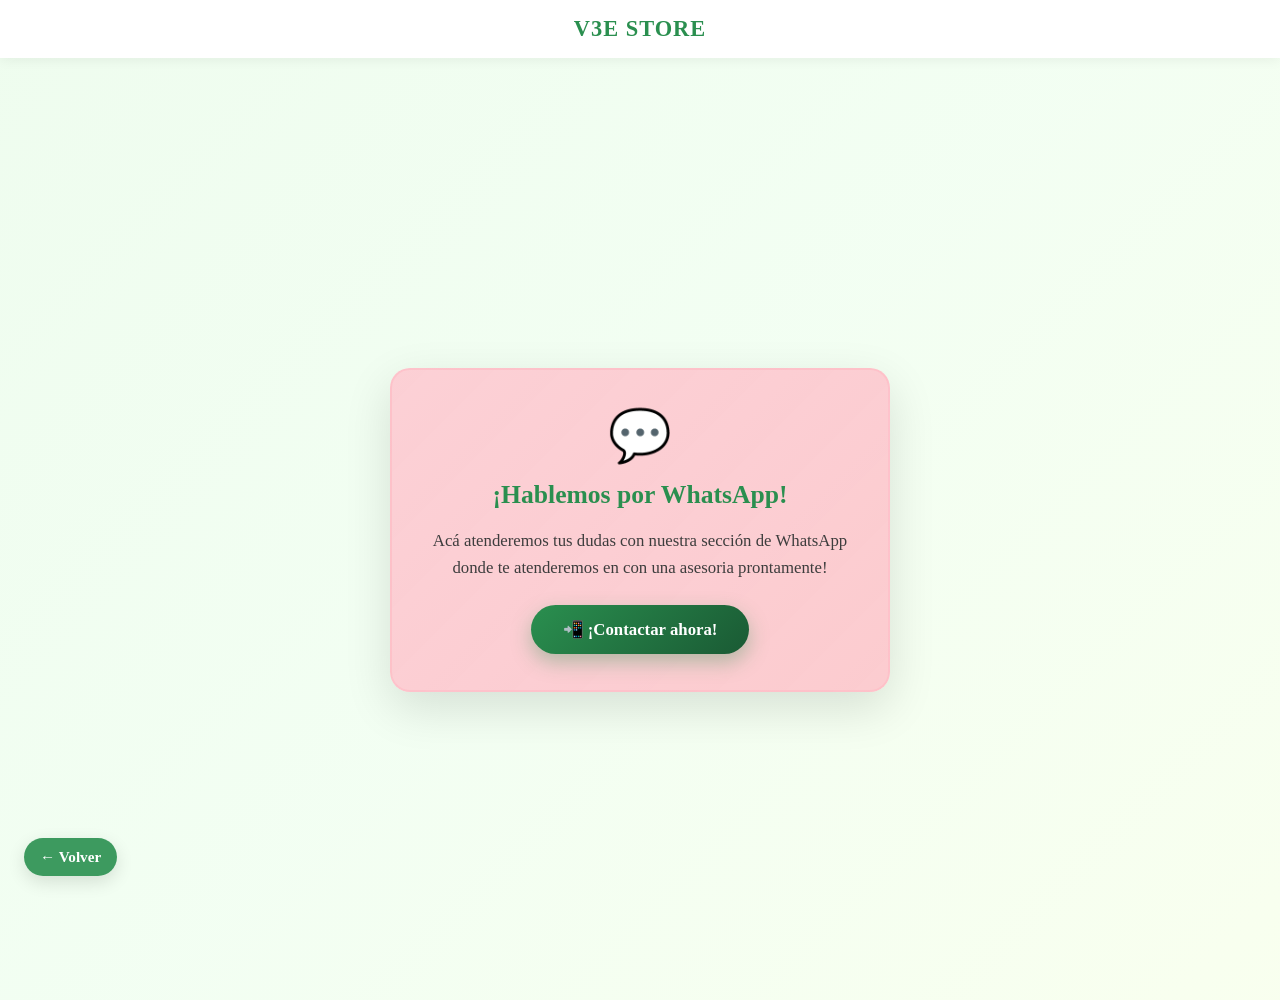
<file: whatsappcontacto.html>
<!DOCTYPE html>
<html lang="es">
<head>
  <meta charset="UTF-8">
  <meta name="viewport" content="width=device-width, initial-scale=1.0">
  <title>WhatsApp Contacto - V3E STORE</title>
  <style>
    * {
      margin: 0;
      padding: 0;
      box-sizing: border-box;
    }

    body {
      background: linear-gradient(135deg, rgba(144, 238, 144, 0.15) 0%, rgba(152, 251, 152, 0.12) 50%, rgba(173, 255, 47, 0.08) 100%);
      font-family: 'Georgia', 'Garamond', serif;
      min-height: 100vh;
      display: flex;
      align-items: center;
      justify-content: center;
      padding: 20px;
    }

    header {
      position: fixed;
      top: 0;
      left: 0;
      right: 0;
      background: rgba(255, 255, 255, 0.95);
      padding: 16px 20px;
      text-align: center;
      box-shadow: 0 2px 12px rgba(0, 0, 0, 0.06);
      z-index: 100;
    }

    header .logo {
      font-size: 1.4em;
      font-weight: 700;
      letter-spacing: 1px;
      color: #2A8F4F;
    }

    .container {
      position: relative;
      z-index: 10;
      display: flex;
      align-items: center;
      justify-content: center;
      min-height: 100vh;
      margin-top: 60px;
    }

    .whatsapp-box {
      background: linear-gradient(135deg, rgba(255, 192, 203, 0.75) 0%, rgba(255, 182, 193, 0.7) 100%);
      border-radius: 20px;
      padding: 36px;
      max-width: 500px;
      width: 100%;
      text-align: center;
      box-shadow: 0 16px 48px rgba(0, 0, 0, 0.12);
      border: 2px solid rgba(255, 182, 193, 0.5);
      animation: slideInBox 0.6s ease-out;
      position: relative;
    }

    .whatsapp-box h2 {
      color: #2A8F4F;
      font-size: 1.6rem;
      margin-bottom: 18px;
      font-weight: 700;
      font-family: 'Georgia', serif;
    }

    .whatsapp-box p {
      color: #3d3d3d;
      font-size: 1.05rem;
      line-height: 1.6;
      margin-bottom: 24px;
      font-family: 'Georgia', serif;
    }

    .whatsapp-icon {
      font-size: 3.2em;
      margin-bottom: 14px;
      animation: bounce-icon 1s ease-in-out infinite;
    }

    .cta-button {
      background: linear-gradient(135deg, #2A8F4F 0%, #1a5a34 100%);
      color: #ffffff;
      border: none;
      padding: 14px 32px;
      font-size: 1.05rem;
      border-radius: 50px;
      cursor: pointer;
      font-weight: 700;
      transition: all 0.3s ease;
      box-shadow: 0 8px 20px rgba(42, 143, 79, 0.35);
      font-family: 'Georgia', serif;
      text-decoration: none;
      display: inline-block;
    }

    .cta-button:hover {
      transform: translateY(-3px);
      box-shadow: 0 12px 32px rgba(42, 143, 79, 0.45);
      background: linear-gradient(135deg, #1a5a34 0%, #0d3d22 100%);
    }

    .back-link {
      position: fixed;
      bottom: 24px;
      left: 24px;
      background: rgba(42, 143, 79, 0.9);
      color: #ffffff;
      padding: 10px 16px;
      border-radius: 50px;
      text-decoration: none;
      font-size: 0.95rem;
      font-weight: 600;
      transition: all 0.28s ease;
      box-shadow: 0 6px 18px rgba(0, 0, 0, 0.12);
    }

    .back-link:hover {
      background: rgba(26, 90, 52, 0.95);
      transform: translateY(-2px);
    }

    @keyframes slideInBox {
      from {
        opacity: 0;
        transform: translateY(20px);
      }
      to {
        opacity: 1;
        transform: translateY(0);
      }
    }

    @keyframes bounce-icon {
      0%, 100% {
        transform: translateY(0);
      }
      50% {
        transform: translateY(-7px);
      }
    }

    @media (max-width: 640px) {
      .whatsapp-box {
        padding: 22px;
        max-width: 100%;
      }

      .whatsapp-box h2 {
        font-size: 1.4rem;
      }

      .whatsapp-box p {
        font-size: 0.98rem;
      }

      .whatsapp-icon {
        font-size: 2.6em;
      }

      header .logo {
        font-size: 1.2em;
      }

      .back-link {
        bottom: 16px;
        left: 16px;
        padding: 8px 14px;
        font-size: 0.9rem;
      }
    }
  </style>
</head>
<body>
  <header>
    <div class="logo">V3E STORE</div>
  </header>

  <div class="container">
    <div class="whatsapp-box">
      <div class="whatsapp-icon">💬</div>
      <h2>¡Hablemos por WhatsApp!</h2>
      <p>Acá atenderemos tus dudas con nuestra sección de WhatsApp donde te atenderemos en con una asesoria prontamente!</p>
      <a href="https://wa.me/3028360009" target="_blank" class="cta-button">📲 ¡Contactar ahora!</a>
    </div>
  </div>

  <a href="index.html" class="back-link">← Volver</a>
</body>
</html>
</file>
<file: style.css>
/* --- CONFIGURACIÓN GLOBAL & VARIABLES --- */
@import url('https://fonts.googleapis.com/css2?family=Playfair+Display:wght@400;700&family=Roboto:wght@300;400;500&display=swap');

:root {
   
    --color-pink-pastel: #ffdfe4;
    --color-pink-dark: #ffb6c1;
    --color-beige-light: #f5e9e2;
    --color-accent: #f87c8d; 
    --color-button: #e1798b;
    --color-button-hover: #d35c6f;
    --color-footer: #f3d7dd;
    --white-pure: #ffffff;
    --detail-wine: #8b4357; /* Color para títulos */
    
    --font-primary: 'Playfair Display', serif;
    --font-secondary: 'Roboto', sans-serif;
}

html {
    scroll-behavior: smooth;
    overflow-x: hidden;
}

body {
    margin: 0;
    padding: 0;
    background-color: var(--color-pink-pastel);
    font-family: var(--font-secondary);
    color: #333;
    animation: fade-in 1s ease-in-out;
}


header {
    background-color: var(--white-pure);
    padding: 15px 5%;
    display: flex;
    justify-content: space-between;
    align-items: center;
    border-bottom: 3px solid var(--color-pink-dark);
    box-shadow: 0 4px 15px rgba(204, 127, 141, 0.1);
    position: sticky;
    top: 0;
    z-index: 1000;
}

header .logo {
    font-family: var(--font-primary);
    font-size: 1.8rem;
    color: var(--detail-wine);
    margin: 0;
}

nav {
    display: flex;
    gap: 12px;
    align-items: center;
}

nav a.categoria-btn, nav a.categoria-alt {
    text-decoration: none;
    font-weight: 500;
    font-size: 0.9rem;
    padding: 8px 15px;
    border-radius: 20px;
    color: #555;
    transition: all 0.3s ease;
}

nav a:hover {
    background-color: var(--color-pink-dark);
    color: var(--white-pure);
    transform: translateY(-2px);
}


.hero-f-layout {
    display: flex;
    align-items: center;
    justify-content: space-between;
    padding: 80px 10%;
    background: var(--color-beige-light);
    gap: 40px;
    position: relative;
    overflow: hidden;
}


.floating-blob {
    position: absolute;
    border-radius: 50%;
    opacity: 0.3;
    filter: blur(40px);
    z-index: 1;
}

.blob-1 {
    width: 400px;
    height: 400px;
    background: rgba(255, 182, 193, 0.5); 
    top: -100px;
    right: -50px;
    animation: float 6s ease-in-out infinite;
}

.blob-2 {
    width: 300px;
    height: 300px;
    background: rgba(224, 156, 167, 0.4); 
    bottom: -80px;
    left: 10%;
    animation: float 8s ease-in-out infinite reverse;
}

@keyframes float {
    0%, 100% { transform: translateY(0px) translateX(0px); }
    50% { transform: translateY(-20px) translateX(10px); }
}

.hero-content {
    flex: 1;
    text-align: left;
    position: relative;
    z-index: 2;
}

.hero-content h1 {
    font-size: 3.5rem;
    line-height: 1.1;
    color: var(--detail-wine);
    margin-bottom: 20px;
    font-family: var(--font-primary);
    text-shadow: 2px 2px 4px rgba(0,0,0,0.05);
}

.hero-image-f {
    flex: 1;
    position: relative;
    max-width: 500px;
    height: 400px;
    display: flex;
    align-items: center;
    justify-content: center;
}

.banner-glass {
    position: absolute;
    width: 100%;
    max-width: 400px;
    border-radius: 20px;
    overflow: hidden;
    box-shadow: 15px 15px 0px var(--color-pink-dark);
    backdrop-filter: blur(10px);
    z-index: 5;
}

.banner-glass img {
    width: 100%;
    height: auto;
    display: block;
    margin: 0;
    padding: 0;
}

.hero-image-splash {
    position: absolute;
    width: 280px;
    height: 280px;
    bottom: -30px;
    right: -30px;
    z-index: 15;
    animation-duration: 1.2s;
}

.hero-image-splash img {
    width: 100%;
    height: 100%;
    object-fit: contain;
    filter: drop-shadow(8px 8px 15px rgba(225, 121, 139, 0.25));
    margin: 0;
    padding: 0;
    display: block;
}


.trust-bar {
    display: flex;
    justify-content: center;
    align-items: center;
    gap: 40px;
    padding: 25px 20px;
    background: var(--white-pure);
    border-top: 1px solid var(--color-pink-pastel);
    border-bottom: 1px solid var(--color-pink-pastel);
    flex-wrap: wrap;
}

.trust-item {
    display: flex;
    align-items: center;
    gap: 15px;
    flex-wrap: wrap;
    justify-content: center;
}

.trust-item i {
    font-size: 32px;
    color: var(--color-button);
    transition: 0.3s ease;
}

.trust-content {
    display: flex;
    flex-direction: column;
    line-height: 1.3;
    text-align: center;
}

.trust-content strong {
    font-size: 1rem;
    color: var(--detail-wine);
    font-weight: 600;
}

.trust-content span {
    font-size: 0.85rem;
    color: #777;
}

.trust-divider {
    width: 2px;
    height: 50px;
    background: var(--color-pink-pastel);
}

.trust-item:hover i {
    color: var(--color-button-hover);
    transform: scale(1.2);
}


.quick-categories {
    display: flex;
    justify-content: center;
    gap: 50px;
    padding: 60px 20px;
    background: var(--white-pure);
}

.cat-item {
    text-align: center;
    cursor: pointer;
    transition: 0.3s;
    display: flex;
    flex-direction: column;
    align-items: center;
}

.cat-item strong {
    font-size: 1.1rem;
    color: var(--detail-wine);
    font-weight: 600;
    transition: 0.3s;
}

.cat-item .circle {
    width: 120px;
    height: 120px;
    border-radius: 50%;
    border: 3px solid var(--color-pink-dark);
    overflow: hidden;
    margin-bottom: 15px;
    transition: 0.3s;
}

.cat-item .circle img { 
    width: 100%; 
    height: 100%; 
    object-fit: cover;
    transition: 0.3s ease;
}

.cat-item:hover .circle {
    transform: scale(1.1);
    box-shadow: 0 10px 20px rgba(225, 121, 139, 0.3);
    border-color: var(--color-button);
}

.cat-item:hover .circle img {
    transform: scale(1.1);
}

.cat-item:hover strong {
    color: var(--color-button);
}


.destacados-bar {
    background: var(--color-pink-pastel);
    padding: 60px 0;
    overflow: hidden;
}

.destacados-bar h3 {
    text-align: center;
    margin-bottom: 40px;
    font-size: 2rem;
}

#destacadosTrack {
    display: flex !important;
    flex-direction: row !important;
    flex-wrap: nowrap !important;
    gap: 25px;
    padding: 20px;
    cursor: grab;
}

.product-card {
    flex: 0 0 280px !important;
    background: var(--white-pure);
    border-radius: 20px;
    overflow: hidden;
    box-shadow: 0 10px 25px rgba(255, 228, 250, 0.05);
    transition: 0.2s;
}

.product-card img {
    width: 100%;
    height: 250px;
    object-fit: cover;
    transition: 0.3s ease;
}

.product-card:hover {
    transform: translateY(-8px);
    box-shadow: 0 15px 40px rgba(225, 121, 139, 0.2);
}

.product-card:hover img {
    transform: scale(1.08);
}


.vinculacion-section {
    background-color: var(--white-pure);
    margin: 40px 10%;
    border-radius: 30px;
    border: 2px dashed var(--color-pink-dark);
    transition: 0.3s ease;
}

.vinculacion-section:hover {
    border-color: var(--color-button);
    box-shadow: 0 8px 25px rgba(225, 121, 139, 0.15);
}


.cta-btn {
    background-color: var(--color-button);
    color: white;
    padding: 15px 35px;
    border: none;
    border-radius: 50px;
    font-family: var(--font-secondary);
    font-weight: bold;
    cursor: pointer;
    transition: 0.3s;
    text-transform: uppercase;
    letter-spacing: 1px;
    box-shadow: 0 4px 15px rgba(225, 121, 139, 0.3);
}

.cta-btn:hover:not(:disabled) {
    background-color: var(--color-button-hover);
    transform: scale(1.05);
    box-shadow: 0 6px 20px rgba(225, 121, 139, 0.4);
}

.cta-btn:active {
    transform: scale(0.98);
}

.cta-btn:hover {
    background-color: var(--color-button-hover);
    transform: scale(1.05);
}


.quienes-somos {
    background: rgba(255, 255, 255, 0.7);
    backdrop-filter: blur(10px);
    border-radius: 30px;
    padding: 80px 10%;
}

.quienes-somos-titulo {
    text-align: center;
    font-size: 2.5rem;
    color: var(--detail-wine);
    margin-bottom: 50px;
    font-family: var(--font-primary);
}

.quienes-somos-content {
    display: grid;
    grid-template-columns: 1fr 1fr;
    gap: 40px;
}

.quienes-somos-column {
    background: var(--white-pure);
    padding: 40px;
    border-radius: 20px;
    box-shadow: 0 4px 15px rgba(0, 0, 0, 0.05);
    line-height: 1.8;
    color: #555;
    font-size: 1.1rem;
    border-left: 4px solid var(--color-button);
    transition: 0.3s ease;
}

.quienes-somos-column:hover {
    transform: translateY(-5px);
    box-shadow: 0 8px 25px rgba(225, 121, 139, 0.15);
}


footer {
    background: linear-gradient(135deg, var(--color-button), var(--detail-wine));
    color: white;
    text-align: center;
    padding: 30px 20px;
    margin-top: 60px;
    font-weight: 500;
    letter-spacing: 0.5px;
}

footer p {
    margin: 0;
}


@media (max-width: 768px) {
    .hero-f-layout {
        flex-direction: column;
        text-align: center;
        padding: 40px 5%;
    }
    
    .hero-content h1 {
        font-size: 2.5rem;
    }
    
    .hero-image-f {
        max-width: 100%;
        height: auto;
    }
    
    .banner-glass {
        max-width: 300px;
    }
    
    .hero-image-splash {
        width: 150px;
        height: 150px;
        right: -20px;
    }
    
    .quick-categories {
        gap: 20px;
    }
    
    .cat-item .circle {
        width: 80px;
        height: 80px;
    }
    
    .quienes-somos-content {
        grid-template-columns: 1fr;
    }
    
    .trust-bar {
        flex-direction: column;
        gap: 20px;
    }
    
    .trust-divider {
        width: 50px;
        height: 2px;
        background: var(--color-pink-pastel);
    }
    
    .trust-item {
        flex-direction: column;
    }
    
    .floating-blob {
        display: none;
    }
}


.floating-buttons {
    position: fixed;
    bottom: 30px;
    right: 30px;
    display: flex;
    flex-direction: column;
    gap: 15px;
    z-index: 999;
}

.float-btn {
    width: 60px;
    height: 60px;
    border-radius: 50%;
    display: flex;
    align-items: center;
    justify-content: center;
    font-size: 28px;
    text-decoration: none;
    transition: all 0.3s ease;
    box-shadow: 0 4px 12px rgba(0, 0, 0, 0.15);
    animation: slideInRight 0.5s ease-out;
}

.float-btn i {
    color: white;
}

.float-btn:hover {
    transform: scale(1.15);
    box-shadow: 0 6px 20px rgba(0, 0, 0, 0.25);
}

.whatsapp-btn {
    background: linear-gradient(135deg, #25d366, #20ba5a);
}

.whatsapp-btn:hover {
    background: linear-gradient(135deg, #20ba5a, #1aa847);
}

.instagram-btn {
    background: linear-gradient(135deg, #f09433, #e6683c, #dc2743, #cc2366, #bc1888);
}

.instagram-btn:hover {
    background: linear-gradient(135deg, #e6683c, #dc2743, #cc2366, #bc1888, #a91060);
}

@keyframes slideInRight {
    from {
        opacity: 0;
        transform: translateX(100px);
    }
    to {
        opacity: 1;
        transform: translateX(0);
    }
}


@media (max-width: 768px) {
    .floating-buttons {
        bottom: 20px;
        right: 20px;
        gap: 12px;
    }
    
    .float-btn {
        width: 50px;
        height: 50px;
        font-size: 22px;
    }
}


@keyframes fade-in { from { opacity: 0; } to { opacity: 1; } }
</file>
<file: registro.css>
* { margin: 0; padding: 0; box-sizing: border-box; }

body {
    font-family: 'Segoe UI', Tahoma, Geneva, Verdana, sans-serif;
    min-height: 100vh;
    background: #FFF6FA; 
    display: flex;
    align-items: center;
    justify-content: center;
    padding: 20px;
    position: relative;
    overflow: hidden;
    color: #5A4A52;
}


body::before {
    content: '';
    position: absolute;
    top: -50%; left: -50%; width: 200%; height: 200%;
    background: radial-gradient(circle at 20% 80%, rgba(255,255,255,0.6) 0%, transparent 50%);
    animation: floatBackground 20s ease-in-out infinite;
}

@keyframes floatBackground {
    0%, 100% { transform: translate(0, 0) rotate(0deg); }
    33% { transform: translate(30px, -20px) rotate(1deg); }
    66% { transform: translate(-20px, 15px) rotate(-1deg); }
}

.glass-container {
    background: rgba(250, 209, 227, 0.14); /* base suave rosa pálido */
    backdrop-filter: blur(14px) saturate(140%);
    -webkit-backdrop-filter: blur(14px) saturate(140%);
    border-radius: 20px;
    border: 1px solid rgba(255, 255, 255, 0.6);
    padding: 36px 30px;
    width: 100%;
    max-width: 520px;
    box-shadow: 0 18px 40px rgba(90,74,82,0.06);
    position: relative;
    overflow: hidden;
    z-index: 2;
}


.glass-container::before {
    content: '';
    position: absolute;
    top: 0;
    left: 0;
    right: 0;
    bottom: 0;
    background: 
        linear-gradient(135deg, 
            rgba(255, 255, 255, 0.3) 0%,
            rgba(255, 255, 255, 0.1) 50%,
            rgba(255, 255, 255, 0.2) 100%);
    border-radius: 30px;
    z-index: -1;
}


.glass-container::after {
    content: '';
    position: absolute;
    top: -2px;
    left: -2px;
    right: -2px;
    bottom: -2px;
    background: linear-gradient(135deg, 
        rgba(255, 255, 255, 0.8) 0%,
        rgba(255, 255, 255, 0.2) 40%,
        rgba(255, 255, 255, 0.1) 70%,
        rgba(255, 255, 255, 0.4) 100%);
    border-radius: 32px;
    z-index: -2;
    opacity: 0.6;
    filter: blur(8px);
}

.header {
    text-align: center;
    margin-bottom: 40px;
    position: relative;
    z-index: 2;
}

.header h1 {
    color: #5A4A52;
    font-size: 1.9rem;
    font-weight: 600;
    margin-bottom: 8px;
}

.header p { color: #5A4A52; opacity: 0.9; }

#registroForm {
    position: relative;
    z-index: 2;
}

.form-group {
    margin-bottom: 25px;
    position: relative;
}

label { display: block; margin-bottom: 8px; color: #5A4A52; font-weight: 600; font-size: 0.95em; }

input {
    width: 100%; padding: 14px 16px;
    background: rgba(255,255,255,0.9);
    border: 1px solid rgba(90,74,82,0.08);
    border-radius: 12px;
    font-size: 1rem; color: #5A4A52;
    transition: all 0.22s ease;
    box-shadow: inset 0 1px 6px rgba(90,74,82,0.03);
}

input::placeholder {
    color: rgba(205, 168, 130, 0.7);
    font-weight: 300;
}

input:focus { outline: none; border-color: rgba(255,62,158,0.28); box-shadow: 0 8px 26px rgba(255,62,158,0.08); }


input::before {
    content: '';
    position: absolute;
    top: 0;
    left: 0;
    right: 0;
    bottom: 0;
    background: linear-gradient(135deg, 
        rgba(255, 255, 255, 0.4) 0%,
        rgba(255, 255, 255, 0.1) 100%);
    border-radius: 18px;
    z-index: -1;
}

.submit-btn {
    width: 100%; padding: 14px; border-radius: 12px; font-size: 1.05rem; font-weight: 700;
    background: linear-gradient(90deg, #FF3E9E 0%, #D81B78 100%);
    color: #fff; border: none; cursor: pointer;
    box-shadow: 0 12px 30px rgba(216,27,120,0.14);
}

.submit-btn:hover { transform: translateY(-3px); box-shadow: 0 18px 44px rgba(216,27,120,0.18); }

.submit-btn:disabled { opacity: 0.6; cursor: not-allowed; }

.submit-btn::before {
    content: '';
    position: absolute;
    top: 0;
    left: -100%;
    width: 100%;
    height: 100%;
    background: linear-gradient(90deg, 
        transparent, 
        rgba(255, 255, 255, 0.4), 
        transparent);
    transition: left 0.6s;
}

.submit-btn:hover {
    transform: translateY(-4px);
    box-shadow: 
        0 10px 35px rgba(205, 133, 63, 0.35),
        inset 0 1px 0 rgba(255, 255, 255, 0.5),
        inset 0 -1px 0 rgba(0, 0, 0, 0.1),
        0 0 20px rgba(255, 255, 255, 0.3);
    background: linear-gradient(135deg, 
        rgba(210, 180, 140, 0.9) 0%, 
        rgba(244, 164, 96, 0.8) 50%, 
        rgba(205, 168, 130, 0.7) 100%);
}

.submit-btn:hover::before {
    left: 100%;
}

.submit-btn:active {
    transform: translateY(-1px);
    box-shadow: 
        0 4px 15px rgba(205, 133, 63, 0.3),
        inset 0 1px 0 rgba(255, 255, 255, 0.3);
}

.submit-btn:disabled {
    background: linear-gradient(135deg, 
        rgba(232, 213, 181, 0.4) 0%, 
        rgba(238, 217, 182, 0.3) 50%, 
        rgba(232, 197, 168, 0.3) 100%);
    cursor: not-allowed;
    transform: none;
    box-shadow: 0 2px 10px rgba(205, 133, 63, 0.1);
}

#mensaje { margin-top: 18px; padding: 14px; border-radius: 12px; text-align:center; font-weight:600; color:#5A4A52; background: rgba(255,255,255,0.9); border:1px solid rgba(90,74,82,0.06); }
#mensaje.success { background: rgba(250,245,255,0.9); color: #2E7D6E; border-color: rgba(46,139,87,0.12); }
#mensaje.error { background: rgba(255,240,240,0.9); color: #C62828; border-color: rgba(198,40,40,0.08); }


.floating-particle { position: absolute; background: rgba(255,255,255,0.85); border-radius:50%; pointer-events:none; z-index:1; animation: floatParticle 15s infinite linear; }

@keyframes floatParticle {
    0% {
        transform: translateY(100vh) rotate(0deg);
        opacity: 0;
    }
    10% {
        opacity: 0.7;
    }
    90% {
        opacity: 0.3;
    }
    100% {
        transform: translateY(-100px) rotate(360deg);
        opacity: 0;
    }
}


@keyframes containerFloat {
    0%, 100% { 
        transform: translateY(0) rotate(0deg); 
    }
    33% { 
        transform: translateY(-8px) rotate(0.3deg); 
    }
    66% { 
        transform: translateY(4px) rotate(-0.2deg); 
    }
}

.glass-container {
    animation: containerFloat 8s ease-in-out infinite;
}


@media (max-width: 768px) {
    .glass-container {
        padding: 35px 30px;
        margin: 20px;
        border-radius: 25px;
    }
    
    .header h1 {
        font-size: 2em;
    }
    
    input {
        padding: 14px 18px;
    }
}

@media (max-width: 480px) {
    body {
        padding: 15px;
    }
    
    .glass-container {
        padding: 30px 25px;
        border-radius: 20px;
    }
    
    .header h1 {
        font-size: 1.8em;
    }
    
    .submit-btn {
        padding: 16px;
    }
}


.glass-container { position: relative; }
.glass-container > * { position: relative; z-index: 3; }
</file>
